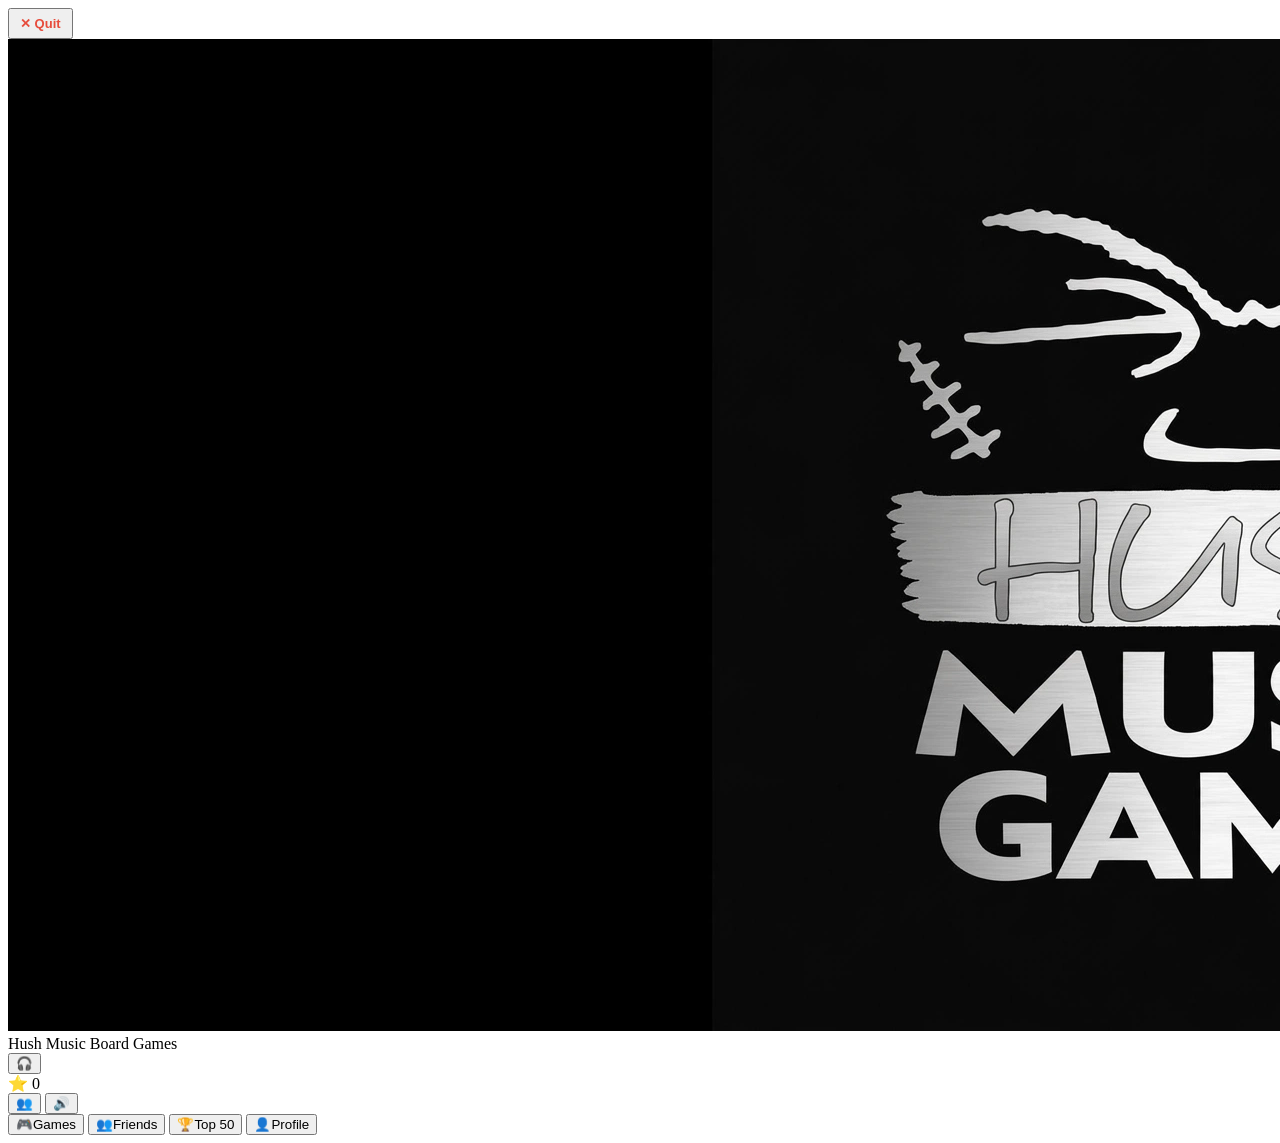
<file: index.html>
<!doctype html>
<html lang="en">
  <head>
    <meta charset="UTF-8" />
    <meta name="viewport" content="width=device-width, initial-scale=1.0, maximum-scale=1.0, user-scalable=no" />
    <title>Hush Music Board Games — PvP + PvC</title>
    <meta name="description" content="15 classic board games. Play vs Computer, Pass &amp; Play, or Online PvP with room codes." />
    <meta property="og:title" content="Hush Music Board Games — PvP + PvC" />
    <meta property="og:description" content="15 classic board games. Play vs Computer, Pass &amp; Play, or Online PvP with room codes." />
    <meta property="og:type" content="website" />
    <meta name="twitter:card" content="summary_large_image" />
  </head>
  <body>
    <header>
      <button class="iconbtn quit-game-btn hidden" id="headerQuitBtn" title="Quit current game" style="font-size:13px; font-weight:700; padding:6px 10px; color:#e74c3c;">✕ Quit</button>
      <img class="hm-logo-img" src="/src/assets/images/hush-music-games-silver-logo.webp" alt="Hush Music" />
      <div class="logo">Hush Music Board Games</div>
      <button class="iconbtn" id="lobbyBtn" title="Online multiplayer lobby">🎧</button>
      <div class="pill gold" id="pointsPill">⭐ 0</div>
      <button class="iconbtn" id="friendsHdrBtn" title="Friends">👥</button>
      <button class="iconbtn" id="soundBtn" title="Mute">🔊</button>
    </header>
    <main id="view"></main>
    <nav class="bottom" id="bottomNav">
      <button data-v="home" class="active"><span class="e">🎮</span>Games</button>
      <button data-v="friends" style="position:relative"><span class="e">👥</span>Friends<span class="nav-badge hidden" id="friendsBadge"></span></button>
      <button data-v="leaderboard"><span class="e">🏆</span>Top 50</button>
      <button data-v="profile"><span class="e">👤</span>Profile</button>
    </nav>
    <div id="modalRoot"></div>
    <script type="module" src="/src/main.ts"></script>
  </body>
</html>
</file>
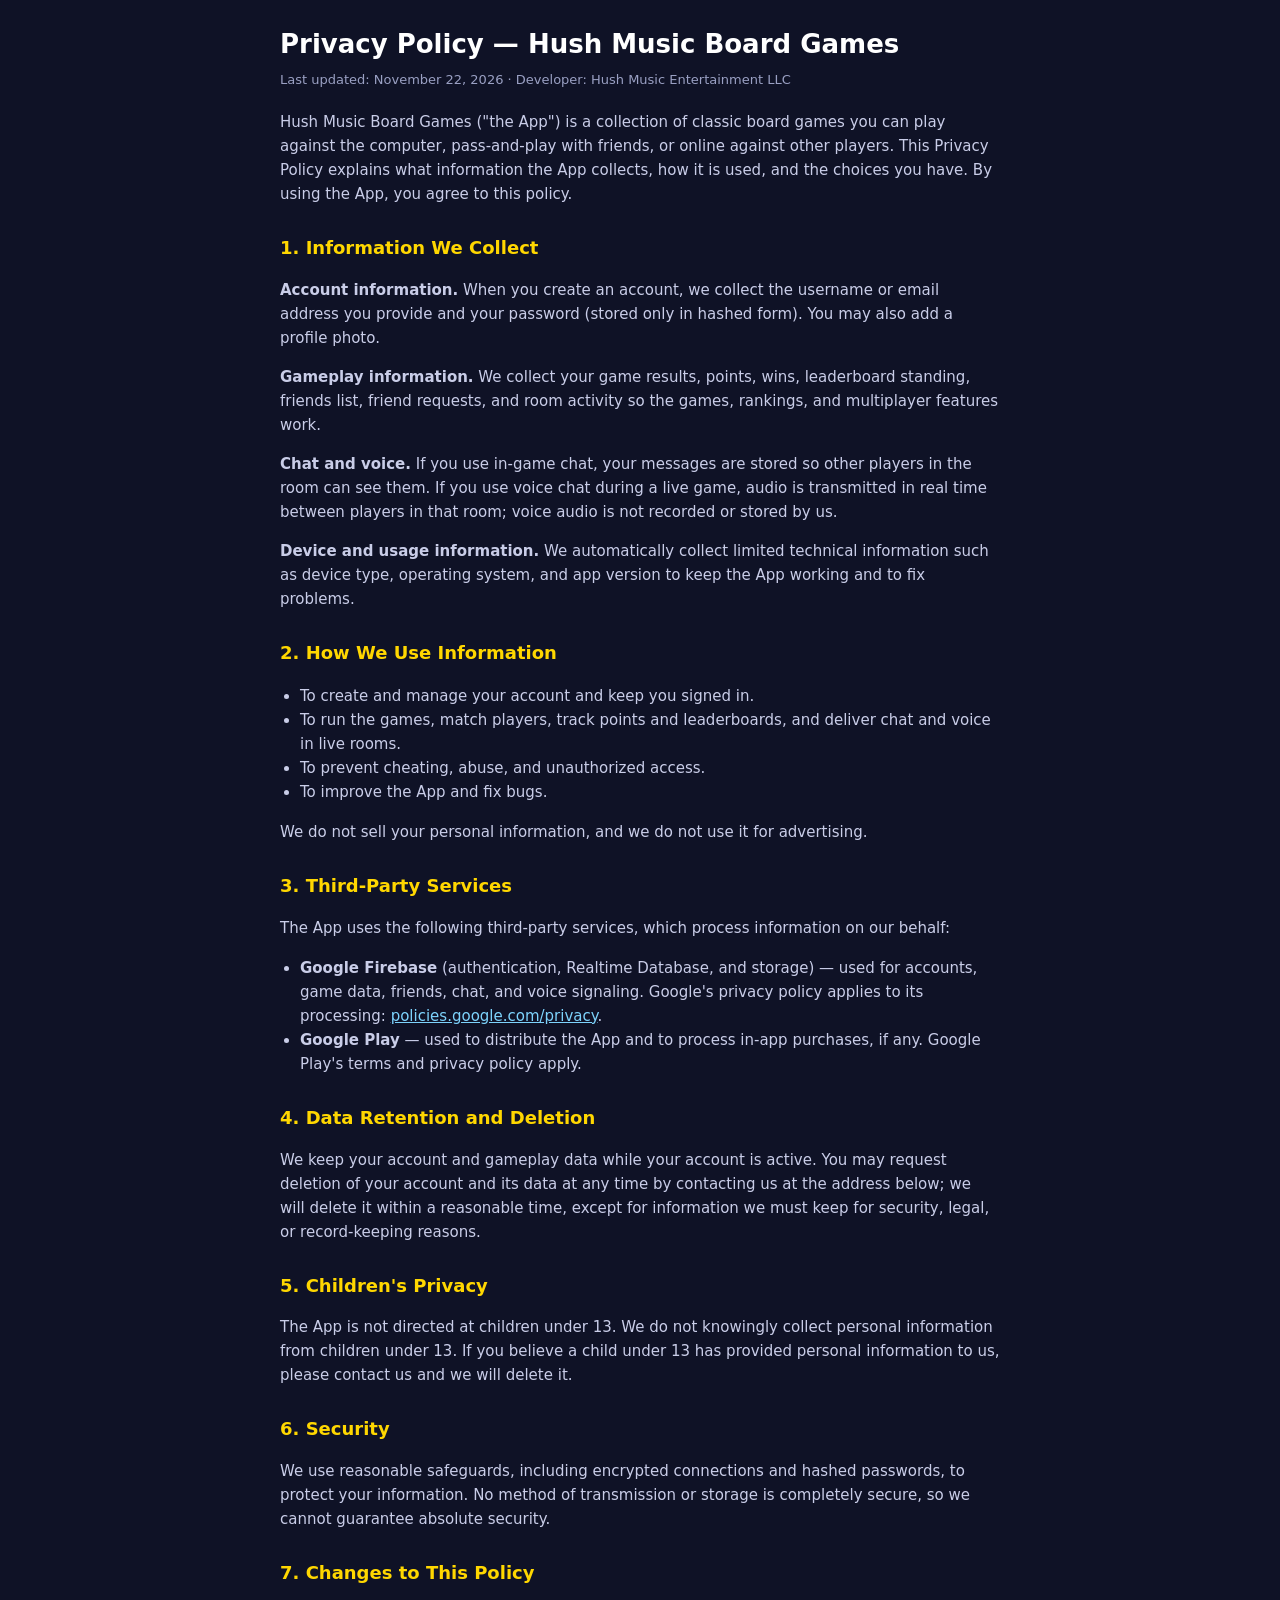
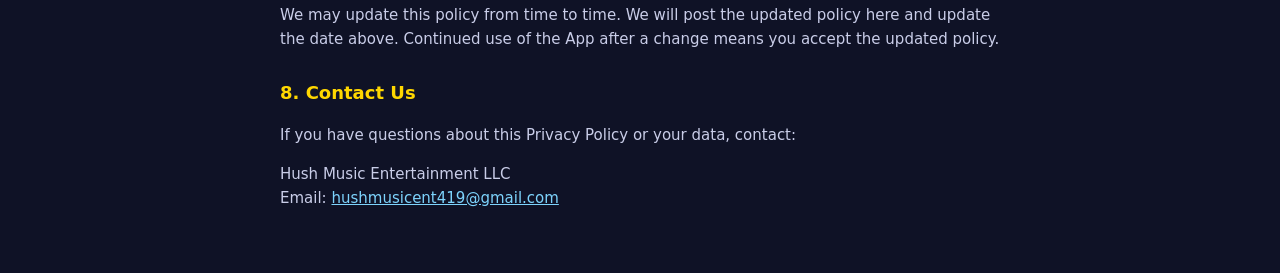
<file: privacy-policy.html>
<!doctype html>
<html lang="en">
<head>
<meta charset="UTF-8" />
<meta name="viewport" content="width=device-width, initial-scale=1.0" />
<title>Privacy Policy — Hush Music Board Games</title>
<style>
  body { font-family: system-ui, -apple-system, "Segoe UI", Roboto, sans-serif; background: #0f1226; color: #e8eaf6; margin: 0; padding: 24px 18px 48px; line-height: 1.6; }
  main { max-width: 720px; margin: 0 auto; }
  h1 { font-size: 26px; margin: 0 0 4px; color: #fff; }
  h2 { font-size: 18px; margin: 28px 0 8px; color: #ffd700; }
  p, li { font-size: 15px; color: #c9cde8; }
  .sub { color: #9aa0c3; font-size: 13px; margin: 0 0 20px; }
  ul { padding-left: 20px; }
  a { color: #7dd3fc; }
</style>
</head>
<body>
<main>
<h1>Privacy Policy — Hush Music Board Games</h1>
<p class="sub">Last updated: November 22, 2026 &middot; Developer: Hush Music Entertainment LLC</p>

<p>Hush Music Board Games ("the App") is a collection of classic board games you can play against the computer, pass-and-play with friends, or online against other players. This Privacy Policy explains what information the App collects, how it is used, and the choices you have. By using the App, you agree to this policy.</p>

<h2>1. Information We Collect</h2>
<p><strong>Account information.</strong> When you create an account, we collect the username or email address you provide and your password (stored only in hashed form). You may also add a profile photo.</p>
<p><strong>Gameplay information.</strong> We collect your game results, points, wins, leaderboard standing, friends list, friend requests, and room activity so the games, rankings, and multiplayer features work.</p>
<p><strong>Chat and voice.</strong> If you use in-game chat, your messages are stored so other players in the room can see them. If you use voice chat during a live game, audio is transmitted in real time between players in that room; voice audio is not recorded or stored by us.</p>
<p><strong>Device and usage information.</strong> We automatically collect limited technical information such as device type, operating system, and app version to keep the App working and to fix problems.</p>

<h2>2. How We Use Information</h2>
<ul>
  <li>To create and manage your account and keep you signed in.</li>
  <li>To run the games, match players, track points and leaderboards, and deliver chat and voice in live rooms.</li>
  <li>To prevent cheating, abuse, and unauthorized access.</li>
  <li>To improve the App and fix bugs.</li>
</ul>
<p>We do not sell your personal information, and we do not use it for advertising.</p>

<h2>3. Third-Party Services</h2>
<p>The App uses the following third-party services, which process information on our behalf:</p>
<ul>
  <li><strong>Google Firebase</strong> (authentication, Realtime Database, and storage) — used for accounts, game data, friends, chat, and voice signaling. Google's privacy policy applies to its processing: <a href="https://policies.google.com/privacy">policies.google.com/privacy</a>.</li>
  <li><strong>Google Play</strong> — used to distribute the App and to process in-app purchases, if any. Google Play's terms and privacy policy apply.</li>
</ul>

<h2>4. Data Retention and Deletion</h2>
<p>We keep your account and gameplay data while your account is active. You may request deletion of your account and its data at any time by contacting us at the address below; we will delete it within a reasonable time, except for information we must keep for security, legal, or record-keeping reasons.</p>

<h2>5. Children's Privacy</h2>
<p>The App is not directed at children under 13. We do not knowingly collect personal information from children under 13. If you believe a child under 13 has provided personal information to us, please contact us and we will delete it.</p>

<h2>6. Security</h2>
<p>We use reasonable safeguards, including encrypted connections and hashed passwords, to protect your information. No method of transmission or storage is completely secure, so we cannot guarantee absolute security.</p>

<h2>7. Changes to This Policy</h2>
<p>We may update this policy from time to time. We will post the updated policy here and update the date above. Continued use of the App after a change means you accept the updated policy.</p>

<h2>8. Contact Us</h2>
<p>If you have questions about this Privacy Policy or your data, contact:</p>
<p>Hush Music Entertainment LLC<br />
Email: <a href="mailto:hushmusicent419@gmail.com">hushmusicent419@gmail.com</a></p>
</main>
</body>
</html>
</file>
